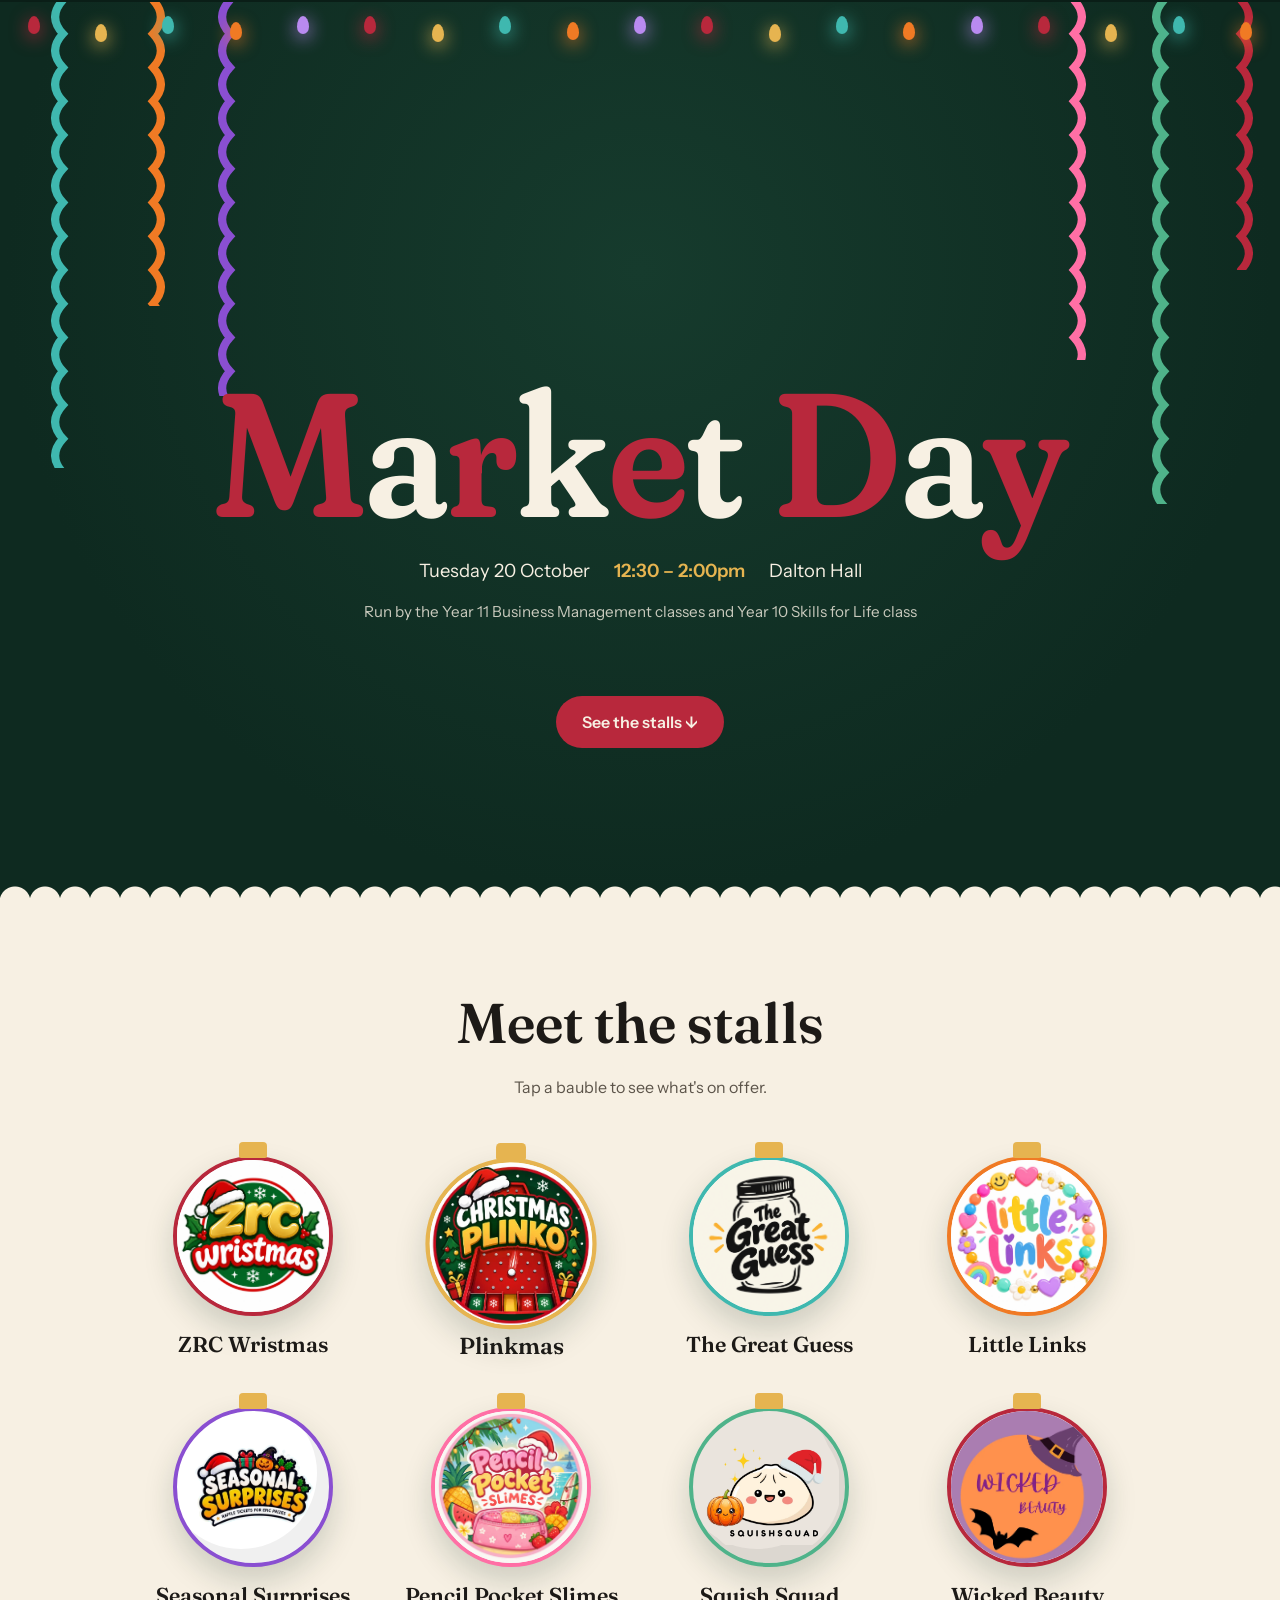
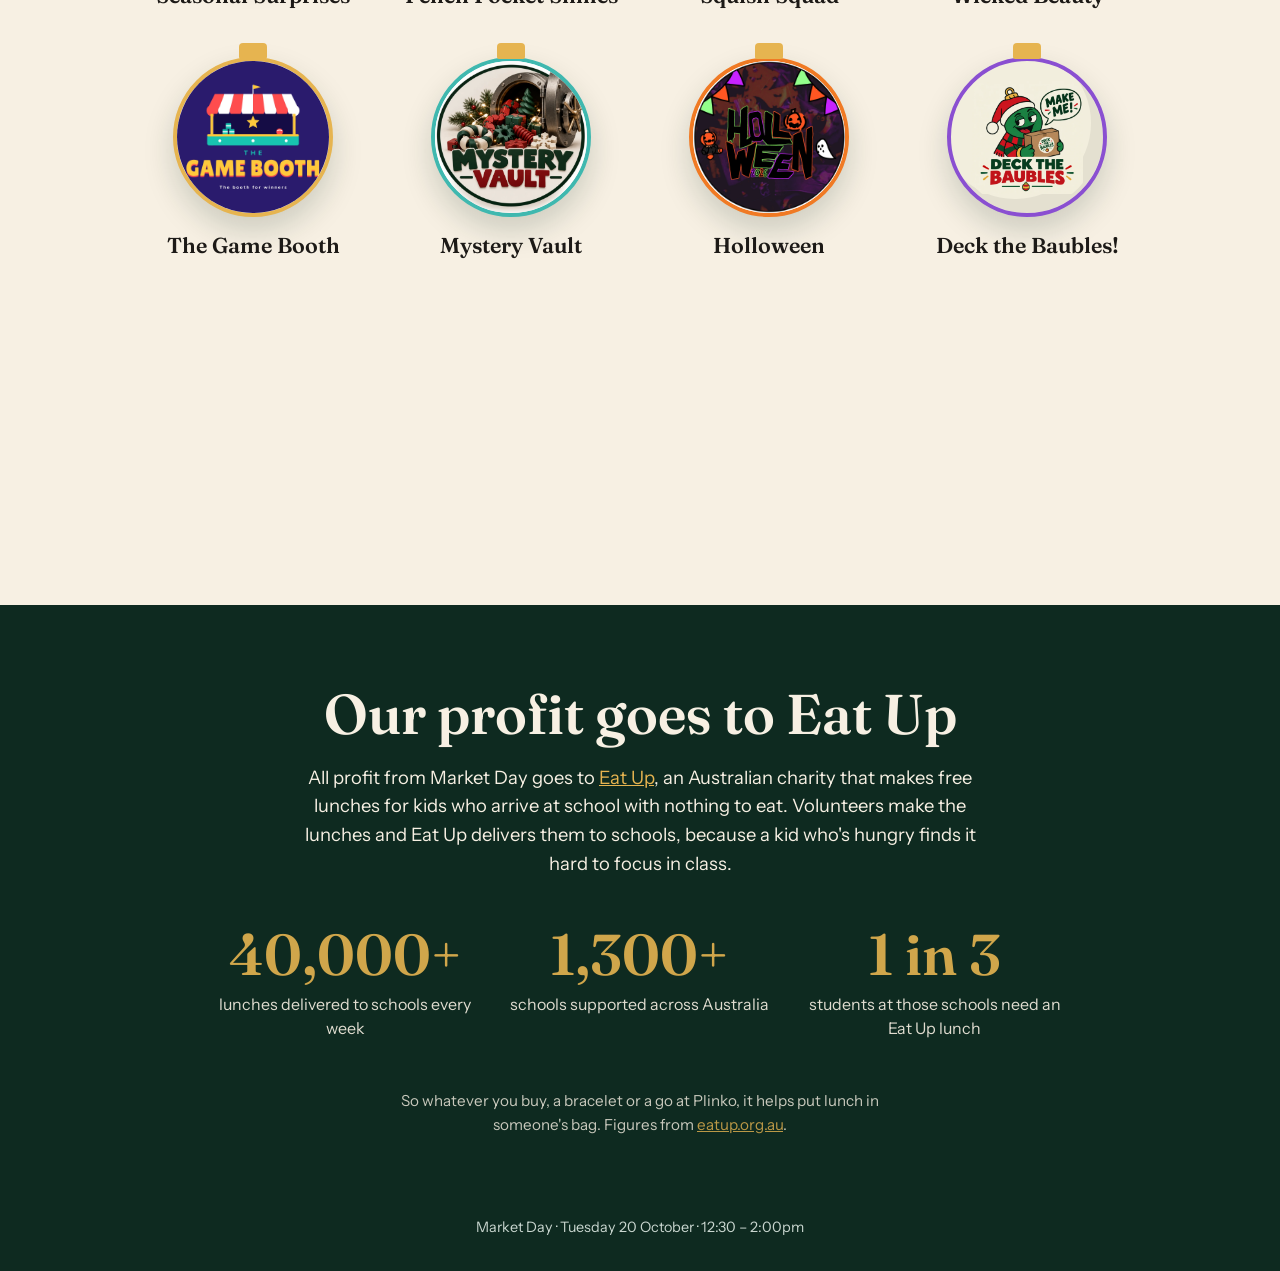
<file: index.html>
<!doctype html>
<html lang="en">
<head>
<meta charset="utf-8"><meta name="robots" content="noindex"><meta name="viewport" content="width=device-width, initial-scale=1">
<title>Market Day</title>
<link rel="preconnect" href="https://fonts.googleapis.com"><link rel="preconnect" href="https://fonts.gstatic.com" crossorigin>
<link href="https://fonts.googleapis.com/css2?family=Fraunces:ital,opsz,SOFT,WONK,wght@0,9..144,0..100,0..1,600;1,9..144,0..100,0..1,600&family=Instrument+Sans:wght@400;600&display=swap" rel="stylesheet">
<link rel="stylesheet" href="style.css">
</head>
<body>
<section class="hero">
  <div class="confetti" aria-hidden="true"></div>
  <div id="streamers" aria-hidden="true"></div>
  <div style="position:relative;z-index:3">
    <h1 aria-label="Market Day"><span aria-hidden="true">M<b>a</b>r<b>k</b>e<b>t</b> D<b>a</b>y</span></h1>
    <p class="when"><span id="date"></span><b id="time"></b><span id="place"></span></p>
    <p class="runby" id="runBy"></p>
    <br><a class="cue" href="#stalls">See the stalls ↓</a>
  </div>
</section>
<section class="stalls" id="stalls">
  <h2>Meet the stalls</h2>
  <p>Tap a bauble to see what's on offer.</p>
  <div class="grid" id="grid"></div>
</section>
<section class="cause" id="eat-up">
  <h2>Our profit goes to Eat Up</h2>
  <p class="lead">All profit from Market Day goes to <a href="https://eatup.org.au/" target="_blank" rel="noopener">Eat Up</a>, an Australian charity that makes free lunches for kids who arrive at school with nothing to eat. Volunteers make the lunches and Eat Up delivers them to schools, because a kid who's hungry finds it hard to focus in class.</p>
  <ul class="stats">
    <li><b>40,000+</b> lunches delivered to schools every week</li>
    <li><b>1,300+</b> schools supported across Australia</li>
    <li><b>1 in 3</b> students at those schools need an Eat Up lunch</li>
  </ul>
  <p class="small">So whatever you buy, a bracelet or a go at Plinko, it helps put lunch in someone's bag. Figures from <a href="https://eatup.org.au/" target="_blank" rel="noopener">eatup.org.au</a>.</p>
</section>
<footer id="foot"></footer>
<script src="data.js"></script>
<script src="common.js"></script>
<script>
  $(".hero").insertAdjacentHTML("afterbegin", garland());
  // ponytail: positions hand-picked to frame the title, not cover it
  $("#streamers").innerHTML = [[4, 52], [11, 34], [17, 44], [83, 40], [90, 56], [96, 30]].map(([x, h], i) => {
    let d = "M12 0"; for (let y = 0; y < h * 8; y += 30) d += ` q ${i % 2 ? 14 : -14} 15 0 30`;
    return `<svg class="streamer" style="left:${x}%;height:${h}vh;animation-delay:-${i * 0.7}s" viewBox="0 0 24 ${h * 8}" preserveAspectRatio="xMidYMin slice"><path d="${d}" stroke="${pick(i + 2)}"/></svg>`;
  }).join("");
  $(".confetti").innerHTML = Array.from({ length: 36 }, (_, i) =>
    `<i style="left:${Math.random() * 100}%;background:${pick(i)};animation-duration:${6 + Math.random() * 8}s;animation-delay:-${Math.random() * 14}s;scale:${0.6 + Math.random() * 0.7}"></i>`).join("");
  for (const k of ["date", "time", "place", "runBy"]) $("#" + k).textContent = MARKET[k];
  $("#foot").textContent = `${MARKET.title} · ${MARKET.date} · ${MARKET.time}`;
  $("#grid").innerHTML = STALLS.map((s) =>
    `<a class="card${s.featured ? " featured" : ""}" style="--b:${pick(STALLS.indexOf(s))};--i:${STALLS.indexOf(s)}" href="stall.html?id=${encodeURIComponent(s.id)}">${bauble(s)}<h3>${esc(s.name)}</h3></a>`).join("");
  // title letters drop in one by one
  // words sit in nowrap spans so the line can only break between "Market" and "Day"
  let li = 0;
  const wrap = (t) => [...t].map((c) => c === " " ? `</span> <span class="w">` : `<i class="l" style="--i:${li++}">${c}</i>`).join("");
  $(".hero h1 span").innerHTML = `<span class="w">${[...$(".hero h1 span").childNodes].map((n) => n.nodeType === 3 ? wrap(n.textContent) : `<b>${wrap(n.textContent)}</b>`).join("")}</span>`;
  // baubles pop in as they scroll into view
  const io = new IntersectionObserver((es) => es.forEach((e) => e.isIntersecting && (e.target.classList.add("in"), io.unobserve(e.target))), { threshold: 0.3 });
  document.querySelectorAll(".card").forEach((c) => io.observe(c));
  // tap: bauble flies at the screen, then the stall page opens
  document.addEventListener("click", (e) => {
    const a = e.target.closest(".card"); if (!a || e.metaKey || e.ctrlKey || matchMedia("(prefers-reduced-motion: reduce)").matches) return;
    e.preventDefault();
    const b = a.querySelector(".bauble"), r = b.getBoundingClientRect(), z = b.cloneNode(true);
    z.classList.add("zoom"); z.style.cssText = `left:${r.left}px;top:${r.top}px;width:${r.width}px;--dx:${innerWidth / 2 - r.left - r.width / 2}px;--dy:${innerHeight / 2 - r.top - r.height / 2}px;--b:${getComputedStyle(a).getPropertyValue("--b")}`;
    b.style.visibility = "hidden"; document.body.append(z, Object.assign(document.createElement("div"), { className: "zoom-fade" }));
    setTimeout(() => (location.href = a.href), 430);
  });
  addEventListener("pageshow", (e) => e.persisted && (document.querySelectorAll(".zoom, .zoom-fade").forEach((n) => n.remove()), document.querySelectorAll(".bauble").forEach((b) => (b.style.visibility = ""))));
</script>
</body>
</html>
</file>
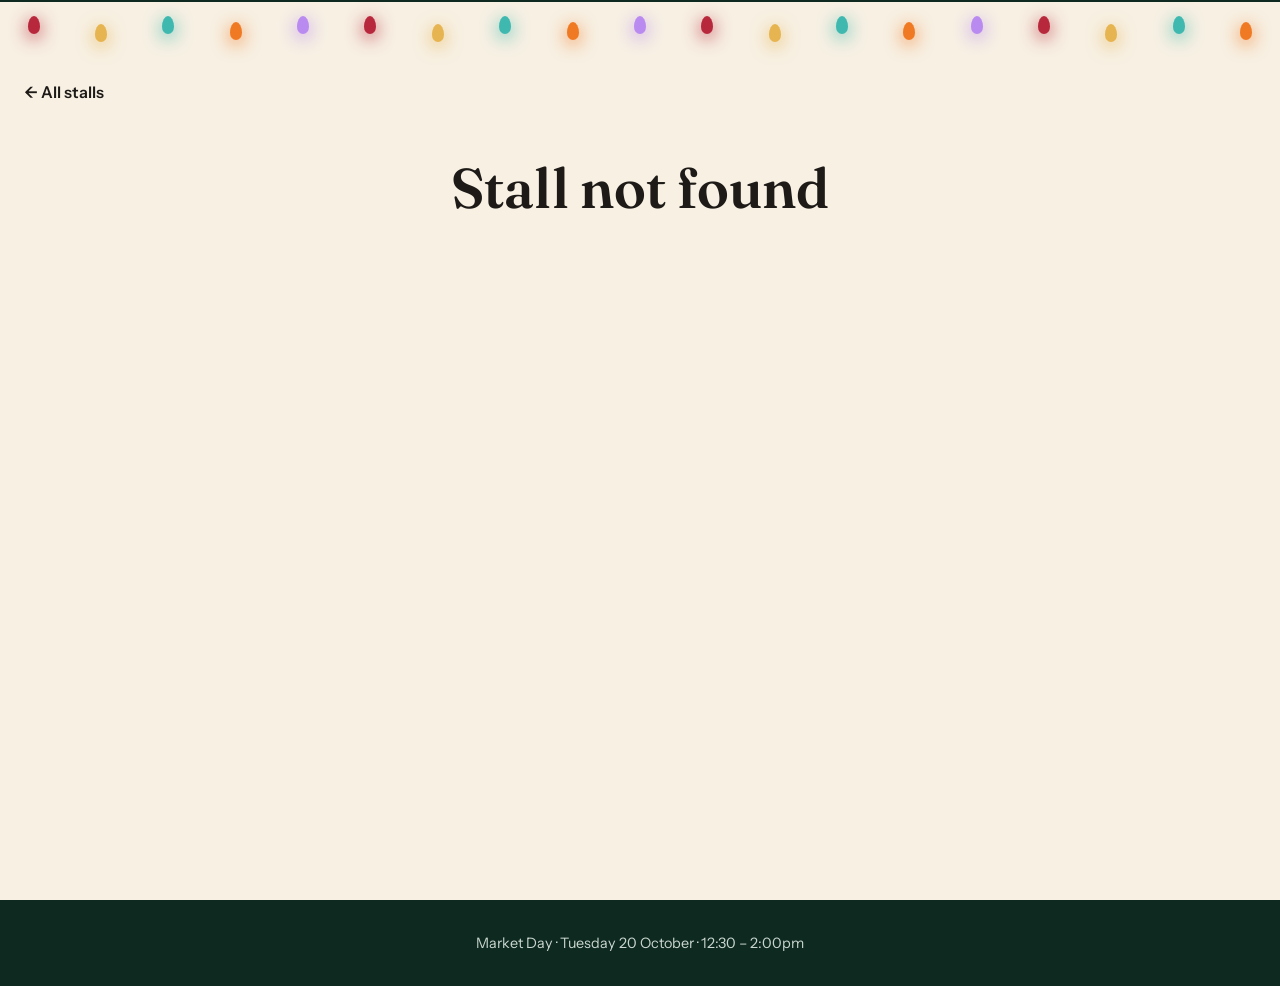
<file: stall.html>
<!doctype html>
<html lang="en">
<head>
<meta charset="utf-8"><meta name="robots" content="noindex"><meta name="viewport" content="width=device-width, initial-scale=1">
<title>Market Day</title>
<link rel="preconnect" href="https://fonts.googleapis.com"><link rel="preconnect" href="https://fonts.gstatic.com" crossorigin>
<link href="https://fonts.googleapis.com/css2?family=Fraunces:ital,opsz,SOFT,WONK,wght@0,9..144,0..100,0..1,600;1,9..144,0..100,0..1,600&family=Instrument+Sans:wght@400;600&display=swap" rel="stylesheet">
<link rel="stylesheet" href="style.css">
</head>
<body>
<main class="stall">
  <a class="back" href="index.html#stalls">← All stalls</a>
  <article id="stall"></article>
</main>
<footer id="foot"></footer>
<script src="data.js"></script>
<script src="common.js"></script>
<script>
  const s = STALLS.find((x) => x.id === new URLSearchParams(location.search).get("id"));
  $(".stall").insertAdjacentHTML("afterbegin", garland());
  $("#foot").textContent = `${MARKET.title} · ${MARKET.date} · ${MARKET.time}`;
  if (!s) {
    $("#stall").innerHTML = `<header><h2>Stall not found</h2></header>`;
  } else {
    document.title = s.name ? `${s.name} · Market Day` : "Market Day";
    $("#stall").style.setProperty("--b", pick(STALLS.indexOf(s)));
    $("#stall").innerHTML = `
      <header>${bauble(s)}<h2>${esc(s.name)}</h2><p class="desc">${esc(s.description)}</p></header>
      <section><h3>Prices</h3><ul class="menu">${s.pricing.map(([i, p]) => `<li>${esc(i)}<b>${esc(p)}</b></li>`).join("")}</ul></section>
      ${s.demo ? `<section><h3>Game preview</h3><img class="demo" src="${esc(s.demo)}" alt="Screenshot of the ${esc(s.name)} game"></section>` : ""}
      <section><h3>The team</h3>${s.teamPhoto ? `<img class="photo" src="${esc(s.teamPhoto)}" alt="The ${esc(s.name)} team">` : ""}<ul class="team">${s.team.map((t, n) => `<li style="--n:${n}">${esc(t)}</li>`).join("")}</ul></section>
      <nav class="pager">${[-1, 1].map((d) => {
        const n = STALLS[(STALLS.indexOf(s) + d + STALLS.length) % STALLS.length];
        return `<a href="stall.html?id=${encodeURIComponent(n.id)}"><small>${d < 0 ? "← Previous" : "Next →"}</small>${esc(n.name)}</a>`;
      }).join("")}</nav>`;
  }
</script>
</body>
</html>
</file>
<file: style.css>
:root {
  --pine: #0e2a20; --pine-2: #163b2d; --berry: #b8283c; --gold: #e6b450;
  --cream: #f7f0e3; --ink: #1d1a17;
  --display: "Fraunces", Georgia, serif; --body: "Instrument Sans", system-ui, sans-serif;
}
* { box-sizing: border-box; margin: 0; }
body { font-family: var(--body); background: var(--pine); color: var(--cream); line-height: 1.55; overflow-x: hidden; }
a { color: inherit; }
img { max-width: 100%; display: block; }

/* string lights */
.garland { position: absolute; top: 0; left: 0; right: 0; pointer-events: none; z-index: 2; }
.lights { position: absolute; top: 0; left: 0; right: 0; display: flex; justify-content: space-around; border-top: 2px solid #0a1e17; }
.lights span { width: 12px; height: 18px; border-radius: 50% 50% 50% 50% / 60% 60% 40% 40%; margin-top: 14px;
  background: var(--c); box-shadow: 0 4px 18px var(--c); animation: twinkle 1.8s ease-in-out infinite alternate; }
.lights span:nth-child(5n+1) { --c: var(--berry); }
.lights span:nth-child(5n+2) { --c: var(--gold); animation-delay: .4s; margin-top: 22px; }
.lights span:nth-child(5n+3) { --c: #3fb8af; animation-delay: .9s; }
.lights span:nth-child(5n+4) { --c: #f07a24; animation-delay: 1.3s; margin-top: 20px; }
.lights span:nth-child(5n)   { --c: #b98af0; animation-delay: .6s; }
@keyframes twinkle { to { opacity: .35; box-shadow: none; } }

/* curly streamers */
.streamer { position: absolute; top: 0; width: 24px; transform-origin: 50% 0; animation: sway 3.5s ease-in-out infinite alternate; z-index: 1; }
.streamer path { fill: none; stroke-width: 7; stroke-linecap: round; }
@keyframes sway { from { rotate: -4deg; } to { rotate: 4deg; } }

/* confetti falling in the hero */
.confetti { position: absolute; inset: 0; overflow: hidden; pointer-events: none; }
.confetti i { position: absolute; top: -20px; width: 8px; height: 14px; border-radius: 2px; animation: drop linear infinite; }
@keyframes drop { to { transform: translate(30px, 105vh) rotate(720deg); } }

/* hero */
.hero { position: relative; overflow: hidden; min-height: 100svh; display: grid; place-items: center; text-align: center; padding: 6rem 1.5rem 4rem;
  background: radial-gradient(ellipse at 50% 30%, var(--pine-2), var(--pine) 70%); }
.hero h1 { font-family: var(--display); font-weight: 600; font-size: clamp(4rem, 15vw, 11rem); line-height: .9; margin: 1rem 0 1.5rem;
  font-variation-settings: "SOFT" 100, "WONK" 1; }
.hero h1 { color: var(--berry); } .hero h1 .w { white-space: nowrap; } .hero h1 b { color: var(--cream); font-weight: inherit; }
.when { display: inline-flex; flex-wrap: wrap; justify-content: center; gap: .5rem 1.5rem; font-size: 1.15rem; }
.when b { color: var(--gold); font-weight: 600; }
.runby { margin-top: .9rem; font-size: .95rem; opacity: .8; }
.cue { display: inline-block; margin-top: 3rem; text-decoration: none; font-weight: 600; padding: .85rem 1.6rem;
  border-radius: 999px; background: var(--berry); transition: transform .2s; }
.cue:hover { transform: translateY(2px); }

/* stall grid */
.stalls { background: var(--cream); color: var(--ink); padding: 5rem 1.5rem 6rem; position: relative; }
.stalls::before { content: ""; position: absolute; top: -28px; left: 0; right: 0; height: 30px;
  background: radial-gradient(circle at 15px 30px, var(--cream) 15px, transparent 16px) 0 0 / 30px 30px repeat-x; }
.stalls h2, .stall h2 { font-family: var(--display); font-weight: 600; font-size: clamp(2.2rem, 6vw, 3.5rem); text-align: center; }
.stalls > p { text-align: center; color: #5c544a; margin-top: .5rem; }
.grid { max-width: 1000px; margin: 3.5rem auto 0; display: grid; grid-template-columns: repeat(4, 1fr); gap: 3rem 2rem; }
.card { text-decoration: none; text-align: center; display: flex; flex-direction: column; align-items: center; gap: 1rem; }
.card:hover .bauble, .card:focus-visible .bauble { transform: rotate(-6deg) scale(1.05); }
.card h3 { font-family: var(--display); font-weight: 600; font-size: 1.35rem; line-height: 1.2; }
.card.featured .bauble { transform: scale(1.07); }
/* centre a lone bauble on the last row */
.card:last-child:nth-child(4n+1) { grid-column: 2 / span 2; }
.card.featured:hover .bauble, .card.featured:focus-visible .bauble { transform: rotate(-6deg) scale(1.12); }
.card.featured h3 { font-size: 1.45rem; }

/* bauble = logo holder */
.bauble { position: relative; width: clamp(120px, 36vw, 160px); aspect-ratio: 1; border-radius: 50%; background: #fff; display: grid; place-items: center;
  overflow: visible; box-shadow: inset -12px -14px 0 rgb(0 0 0 / .06), 0 14px 30px rgb(14 42 32 / .18);
  border: 4px solid var(--b, var(--berry)); transform-origin: 50% -30px; transition: transform .35s cubic-bezier(.3,1.6,.5,1); }
.bauble::before { content: ""; position: absolute; top: -18px; left: 50%; translate: -50% 0; width: 28px; height: 16px;
  background: var(--gold); border-radius: 4px 4px 2px 2px; }
.bauble img { position: absolute; inset: 0; width: 100%; height: 100%; border-radius: 50%; object-fit: cover; } 
/* logoFit: shrink to show the whole logo, clipped to the bauble circle */
.bauble img.fit { position: static; width: calc(var(--fit) * 1%); height: calc(var(--fit) * 1%); border-radius: 0; object-fit: contain; clip-path: circle(calc(4750% / var(--fit))); }
.bauble .initials { font-family: var(--display); font-size: 3rem; font-weight: 600; color: color-mix(in srgb, var(--b, var(--berry)) 70%, #000); }


/* stall page */
.stall { position: relative; overflow-x: clip; min-height: 100svh; background: var(--cream); color: var(--ink); padding: 4.5rem 1.5rem 5rem; }
.stall .lights { border-color: var(--pine); }
.back { position: relative; z-index: 3; display: inline-block; font-weight: 600; text-decoration: none; padding: .5rem 0; }
.back:hover { color: var(--berry); }
.stall article { max-width: 720px; margin: 2rem auto 0; display: grid; gap: 2.5rem; }
.stall header { display: grid; justify-items: center; gap: 1.5rem; text-align: center; }
.stall header .bauble { width: 200px; margin-top: 1rem; }
.stall .desc { font-size: 1.15rem; color: #3d3730; max-width: 55ch; }
.stall h3 { font-family: var(--display); font-weight: 600; font-size: 1.6rem; margin-bottom: 1rem; color: var(--berry); }
.menu { list-style: none; padding: 0; font-size: 1.1rem; }
.menu li { display: flex; gap: .5rem; padding: .45rem 0; }
.menu li::after { content: ""; order: 1; flex: 1; border-bottom: 2px dotted #c9bda8; margin-bottom: .4rem; }
.menu b { order: 2; font-variant-numeric: tabular-nums; }
.team { display: flex; flex-wrap: wrap; gap: .6rem; list-style: none; padding: 0; }
.team li { background: var(--pine); color: var(--cream); padding: .45rem 1rem; border-radius: 999px; }
.photo { margin: 0 auto 1.25rem; max-height: 85vh; width: auto; max-width: 100%; border-radius: 14px; border: 6px solid #fff; box-shadow: 0 14px 30px rgb(0 0 0 / .15); rotate: -1deg; }
.demo { border-radius: 14px; box-shadow: 0 14px 30px rgb(0 0 0 / .18); }
.pager { display: grid; grid-template-columns: 1fr 1fr; gap: 1rem; }
.pager a { display: grid; align-content: start; gap: .2rem; padding: 1rem 1.25rem; border-radius: 14px; background: var(--pine); color: var(--cream); text-decoration: none; font-family: var(--display); font-weight: 600; font-size: 1.15rem; transition: transform .2s, background .2s; }
.pager a:last-child { text-align: right; }
.pager a:hover { background: var(--berry); transform: translateY(-2px); }
.pager small { font-family: var(--body); font-size: .8rem; color: var(--gold); letter-spacing: .04em; text-transform: uppercase; }
footer { text-align: center; padding: 2rem; font-size: .9rem; color: #c9d6cf; }

/* ---- motion ---- */
/* title letters drop and bounce in, then bob */
.hero h1 .l { display: inline-block; font-style: normal; animation: dropin .7s cubic-bezier(.3,1.6,.5,1) both, bob 3s ease-in-out infinite alternate;
  animation-delay: calc(var(--i) * 70ms), calc(.8s + var(--i) * 120ms); }
@keyframes dropin { from { opacity: 0; transform: translateY(-1.2em) rotate(-12deg); } }
@keyframes bob { to { translate: 0 -.06em; rotate: 2deg; } }
.when, .runby, .cue { animation: rise .8s ease-out both; }
.when { animation-delay: .9s; } .runby { animation-delay: 1.05s; } .cue { animation-delay: 1.2s, 2.4s; animation-name: rise, nudge; animation-duration: .8s, 2s; animation-iteration-count: 1, infinite; }
@keyframes rise { from { opacity: 0; translate: 0 18px; } }
@keyframes nudge { 0%, 70%, 100% { transform: none; } 80% { transform: translateY(5px); } 90% { transform: translateY(-2px); } }

/* baubles: pop in on scroll, then swing gently from the hook */
.card { opacity: 0; translate: 0 30px; scale: .85; transition: opacity .5s, translate .6s cubic-bezier(.3,1.6,.5,1), scale .6s cubic-bezier(.3,1.6,.5,1); transition-delay: calc(var(--i) % 4 * 90ms); }
.card.in { opacity: 1; translate: 0; scale: 1; }
.card .bauble { animation: swing 3.2s ease-in-out infinite alternate; animation-delay: calc(var(--i) * -.45s); }
@keyframes swing { from { rotate: -3deg; } to { rotate: 3deg; } }
.card h3 { transition: color .2s; } .card:hover h3 { color: color-mix(in srgb, var(--b) 75%, #000); }

/* featured bauble: a glint sweeps across */
.card.featured .bauble::after { content: ""; position: absolute; inset: 0; border-radius: 50%; pointer-events: none;
  background: linear-gradient(115deg, transparent 42%, rgb(255 255 255 / .8) 50%, transparent 58%) 150% 0 / 300% 100% no-repeat; animation: glint 3.5s ease-in-out 1.5s infinite; }
@keyframes glint { 0%, 60% { background-position: 150% 0; } 85%, 100% { background-position: -50% 0; } }

/* tap: bauble launches at the screen */
.zoom { position: fixed; z-index: 9; margin: 0; pointer-events: none; transform-origin: 50% 50%; animation: zoom .45s cubic-bezier(.6,0,.9,.4) forwards; }
@keyframes zoom { to { transform: translate(var(--dx), var(--dy)) scale(14); rotate: 0deg; } }
.zoom-fade { position: fixed; inset: 0; z-index: 10; background: var(--cream); opacity: 0; animation: fadein .15s .32s forwards; pointer-events: none; }
@keyframes fadein { to { opacity: 1; } }

/* stall page: bauble lands from the zoom, sections rise, team pills pop */
.stall header .bauble { animation: hang 1.1s cubic-bezier(.3,1.6,.5,1) both, swing 3.2s ease-in-out 1.1s infinite alternate; }
@keyframes hang { from { scale: 4; opacity: 0; } 60% { opacity: 1; } }
.stall header h2, .stall .desc, .stall section, .stall .photo { animation: rise .7s ease-out both; }
.stall header h2 { animation-delay: .3s; } .stall .desc { animation-delay: .45s; } .stall section { animation-delay: .6s; } .stall section + section { animation-delay: .75s; } .stall .photo { animation-delay: .9s; }
.team li { animation: rise .5s cubic-bezier(.3,1.6,.5,1) both; animation-delay: calc(.9s + var(--n, 0) * 80ms); transition: transform .2s; }
.team li:hover { transform: translateY(-3px) rotate(-2deg); }
.menu li { transition: padding .2s; } .menu li:hover { padding-left: .4rem; }

@media (prefers-reduced-motion: reduce) {
  .lights span, .streamer, .hero h1 .l, .when, .runby, .cue, .card .bauble, .stall *, .card.featured .bauble::after { animation: none !important; }
  .card { opacity: 1; translate: 0; scale: 1; transition: none; } .confetti { display: none; }
}
@media (max-width: 700px) { .streamer:nth-of-type(3n+2) { display: none; } .streamer { max-height: 30svh; } .grid { gap: 2.5rem 1rem; grid-template-columns: repeat(2, 1fr); }
  .card:last-child:nth-child(4n+1) { grid-column: auto; } .card:last-child:nth-child(2n+1) { grid-column: 1 / -1; }
  .hero h1 { font-size: 24vw; line-height: .85; } .hero h1 .w { display: block; }
  .when { flex-direction: column; align-items: center; gap: .15rem; } .cue { margin-top: 2rem; }
  .card h3 { font-size: 1.15rem; } .stall .desc { font-size: 1.05rem; text-align: left; }
  .pager a { font-size: 1rem; padding: .9rem 1rem; } }

/* Eat Up charity section */
.cause { max-width: 900px; margin: 0 auto; padding: 5rem 1.5rem 3rem; text-align: center; }
.cause h2 { font-family: var(--display); font-weight: 600; font-size: clamp(2.2rem, 6vw, 3.5rem); line-height: 1.05; }
.cause .lead { font-size: 1.15rem; max-width: 58ch; margin: 1.25rem auto 0; }
.cause a { color: var(--gold); }
.stats { list-style: none; padding: 0; margin: 3rem 0; display: grid; grid-template-columns: repeat(3, 1fr); gap: 2rem; }
.stats li { font-size: 1rem; opacity: .9; }
.stats b { display: block; font-family: var(--display); font-weight: 600; font-size: clamp(2.4rem, 7vw, 3.6rem); color: var(--gold); line-height: 1; margin-bottom: .5rem; }
.cause .small { font-size: .95rem; opacity: .8; max-width: 55ch; margin: 0 auto; }
@media (max-width: 700px) { .stats { grid-template-columns: 1fr; gap: 1.75rem; } }
</file>
